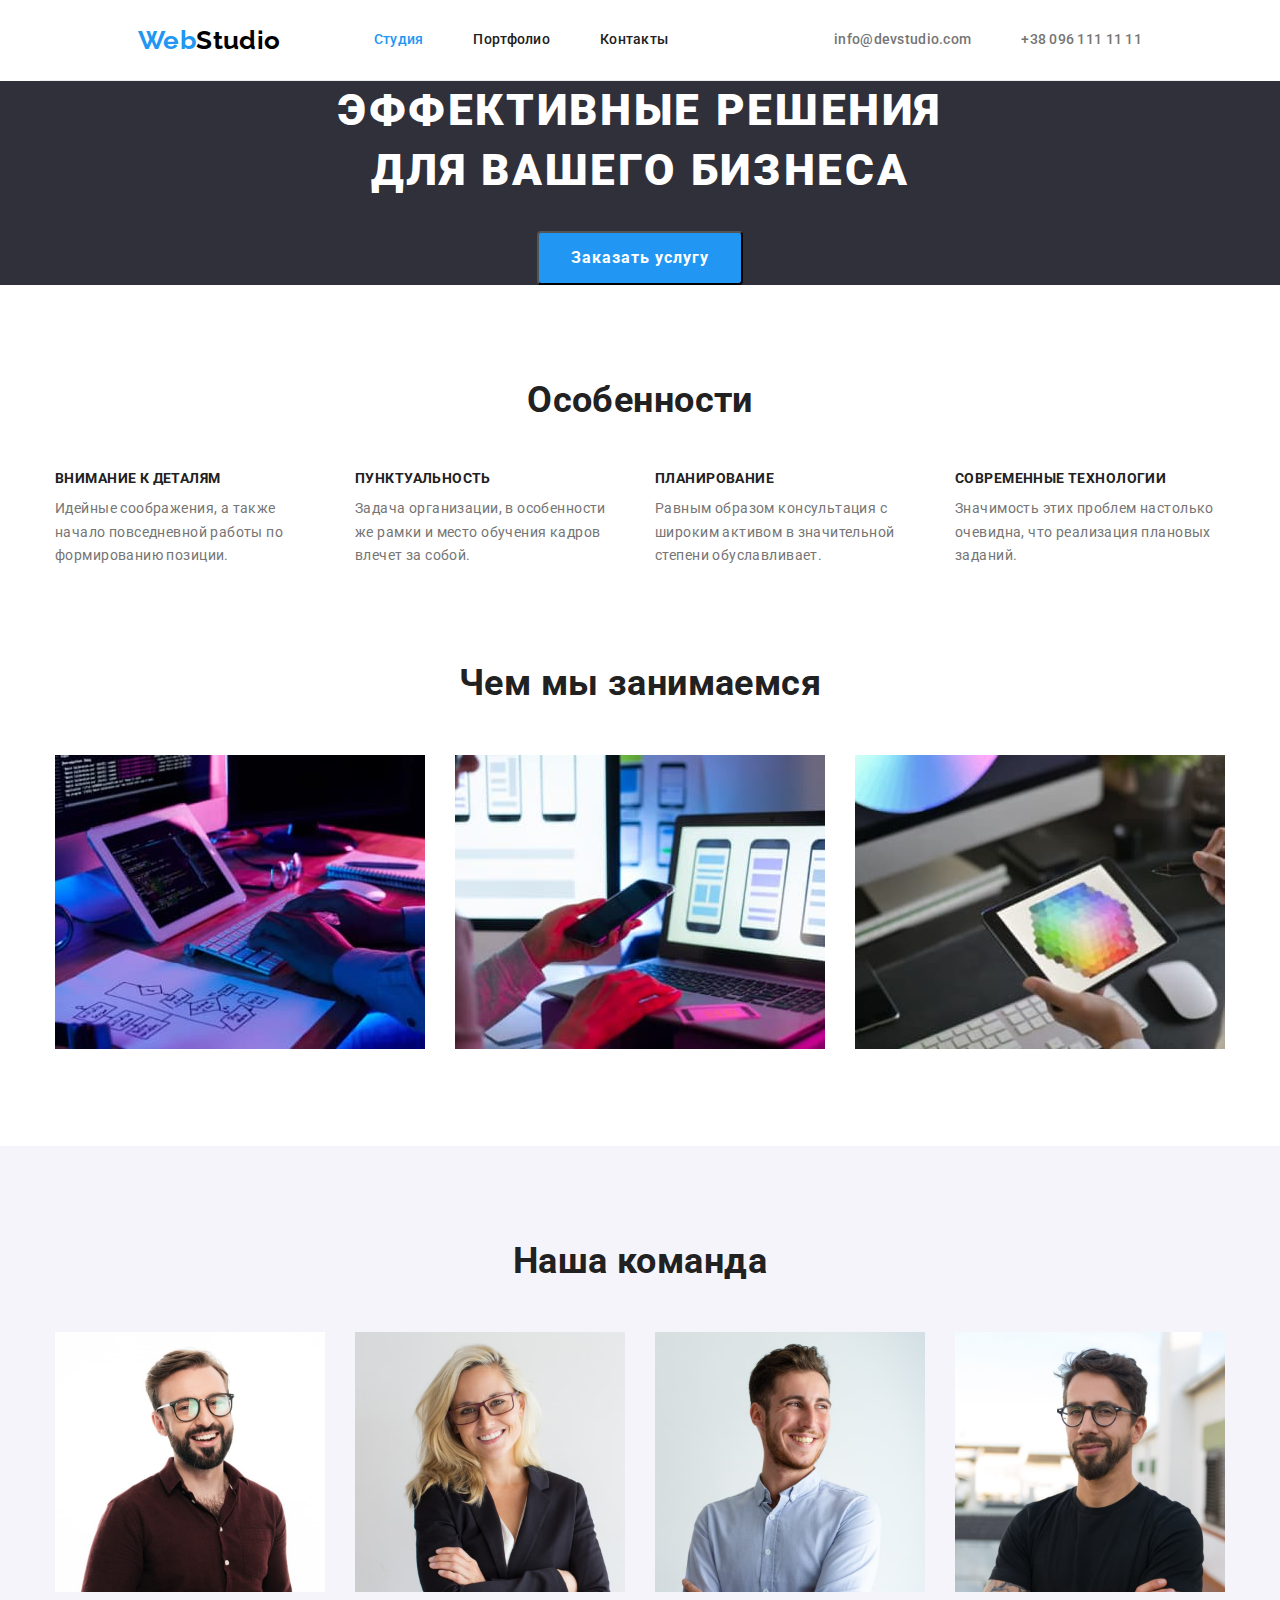
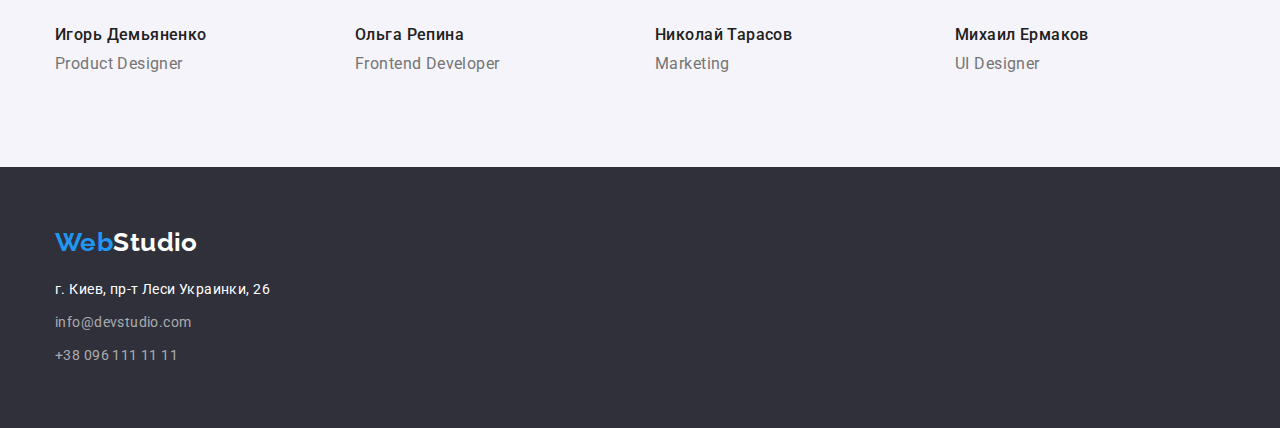
<file: index.html>
<!DOCTYPE html>
<html lang="ru">
  <head>
    <meta charset="UTF-8" />
    <meta http-equiv="X-UA-Compatible" content="IE=edge" />
    <meta name="viewport" content="width=device-width, initial-scale=1.0" />
    <title>Студия</title>
    <link
      href="https://fonts.googleapis.com/css2?family=Raleway:wght@700&family=Roboto:wght@400;500;700;900&display=swap"
      rel="stylesheet"
    />
    <link
      rel="stylesheet"
      href="https://cdnjs.cloudflare.com/ajax/libs/modern-normalize/1.0.0/modern-normalize.min.css"
    />
    <link rel="stylesheet" href="./css/styles.css" />
  </head>
  <body>
    <!-- Навигация -->
    <header class="page-heder">
      <div class="container">
        <nav class="main-nav">
          <a href="/" class="logo-header link"><span class="accent">Web</span>Studio</a>

          <ul class="site-nav list">
            <li class="item"><a href="" class="link current">Студия</a></li>
            <li class="item"><a href="./portfolio.html" class="link">Портфолио</a></li>
            <li class="item"><a href="" class="link">Контакты</a></li>
          </ul>
        </nav>

        <ul class="info-nav list">
          <li class="item">
            <a href="mailto:info@devstudio.com" class="link">info@devstudio.com</a>
          </li>
          <li class="item"><a href="tel:+380961111111" class="link">+38 096 111 11 11</a></li>
        </ul>
      </div>
    </header>
    <main>
      <!--Герой-->
      <section class="hero">
        <div class="container">
          <h1 class="hero-title">
            Эффективные решения<br />
            для вашего бизнеса
          </h1>
          <button type="button" class="hero-btn">Заказать услугу</button>
        </div>
      </section>
      <!--Особенности-->
      <section class="features">
        <div class="container">
          <h2 class="title">Особенности</h2>
          <ul class="features-list list">
            <li class="item">
              <h3 class="features-title">Внимание к деталям</h3>
              <p class="features-text">
                Идейные соображения, а также начало повседневной работы по формированию позиции.
              </p>
            </li>
            <li class="item">
              <h3 class="features-title">Пунктуальность</h3>
              <p class="features-text">
                Задача организации, в особенности же рамки и место обучения кадров влечет за собой.
              </p>
            </li>
            <li class="item">
              <h3 class="features-title">Планирование</h3>
              <p class="features-text">
                Равным образом консультация с широким активом в значительной степени обуславливает.
              </p>
            </li>
            <li class="item">
              <h3 class="features-title">Современные технологии</h3>
              <p class="features-text">
                Значимость этих проблем настолько очевидна, что реализация плановых заданий.
              </p>
            </li>
          </ul>
        </div>
      </section>
      <!--Чем мы занимаемся-->
      <section class="section examples">
        <div class="container">
          <h2 class="title">Чем мы занимаемся</h2>
          <ul class="examples-list list">
            <li>
              <img src="./images/box1.jpg" alt="человек набирает текст на клавиатуре" width="370" />
            </li>
            <li>
              <img
                src="./images/box2.jpg"
                alt="человек держа в левой руке мобильний телефон, работает на ноутбуке правой рукой"
                width="370"
              />
            </li>
            <li>
              <img
                src="./images/box3.jpg"
                alt="человек на планшете рассматривет палитру цветов"
                width="370"
              />
            </li>
          </ul>
        </div>
      </section>
      <!--Наша команда-->
      <section class="section team">
        <div class="container">
          <h2 class="title">Наша команда</h2>
          <ul class="team-list list">
            <li>
              <img src="./images/igor.jpg" alt="фото Игоря Демьяненко" width="270" />
              <h3 class="team-title">Игорь Демьяненко</h3>
              <p lang="en" class="team-text">Product Designer</p>
            </li>
            <li>
              <img src="./images/olga.jpg" alt="фото Ольги Репиной" width="270" />
              <h3 class="team-title">Ольга Репина</h3>
              <p lang="en" class="team-text">Frontend Developer</p>
            </li>
            <li>
              <img src="./images/nikolai.jpg" alt="фото Николая Тарасова" width="270" />
              <h3 class="team-title">Николай Тарасов</h3>
              <p lang="en" class="team-text">Marketing</p>
            </li>
            <li>
              <img src="./images/mixail.jpg" alt="фото Михаила Ермакова" width="270" />
              <h3 class="team-title">Михаил Ермаков</h3>
              <p lang="en" class="team-text">UI Designer</p>
            </li>
          </ul>
        </div>
      </section>
    </main>
    <!--Подвал-->
    <footer class="page-footer">
      <div class="container">
        <a href="/" class="logo-footer link"><span class="accent">Web</span>Studio</a>
        <address>
          <ul class="footer-list list">
            <li>г. Киев, пр-т Леси Украинки, 26</li>
            <li>
              <a href="mailto:info@devstudio.com" class="footer-link link">info@devstudio.com</a>
            </li>
            <li>
              <a href="tel:+380961111111" class="footer-link link">+38 096 111 11 11</a>
            </li>
          </ul>
        </address>
      </div>
    </footer>
  </body>
</html>
</file>
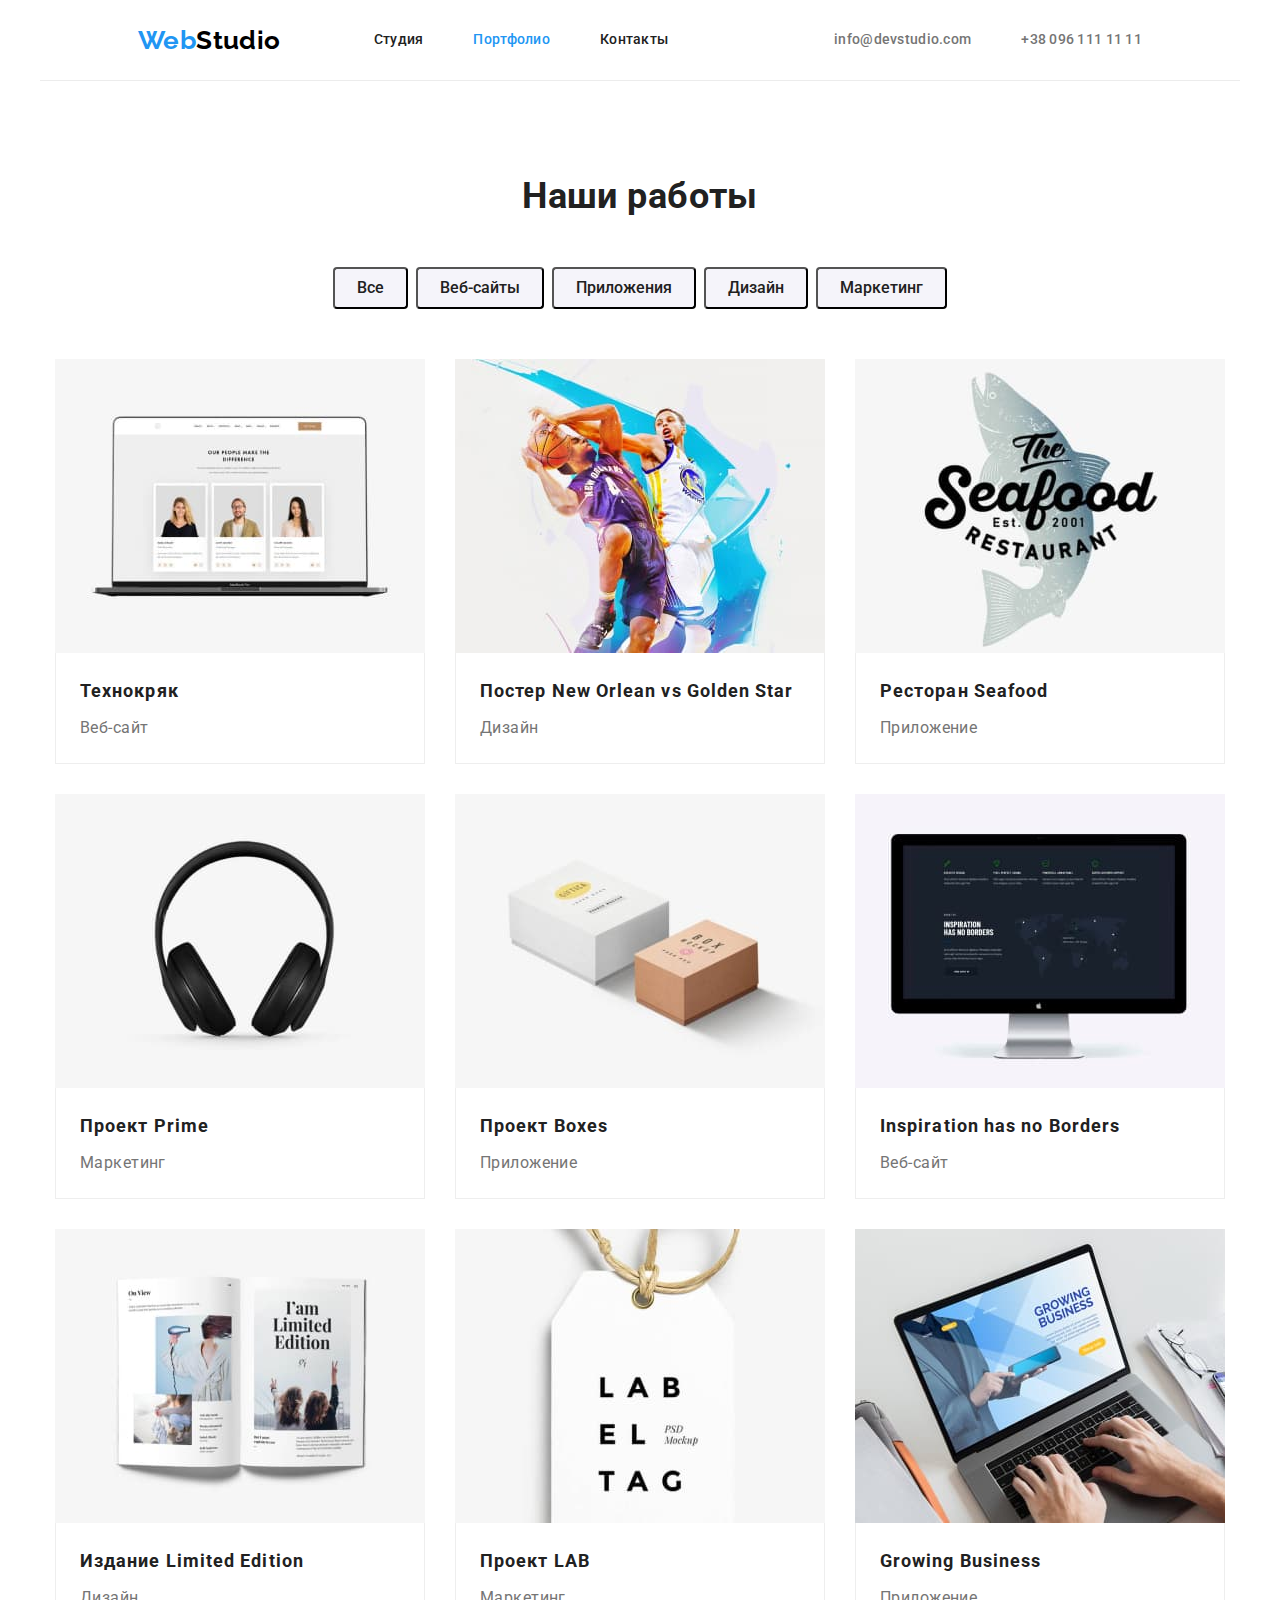
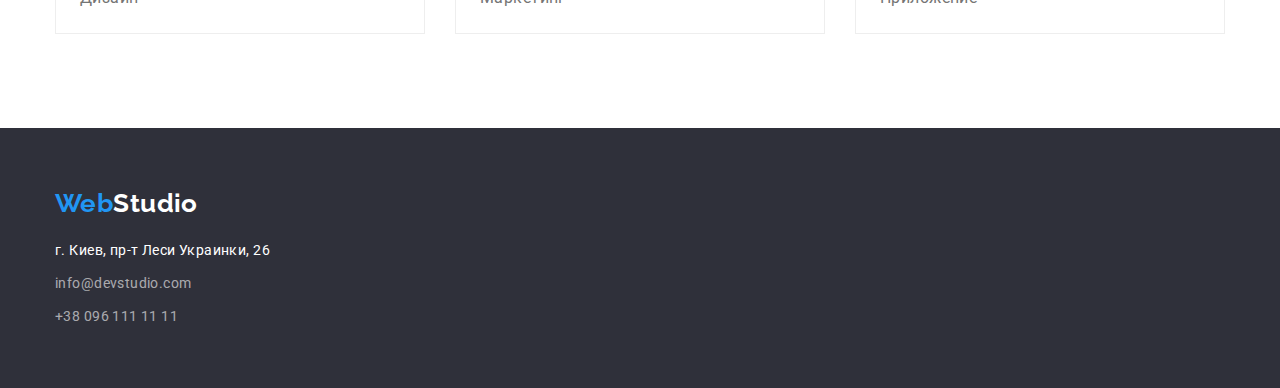
<file: portfolio.html>
<!DOCTYPE html>
<html lang="ru">
  <head>
    <meta charset="UTF-8" />
    <meta http-equiv="X-UA-Compatible" content="IE=edge" />
    <meta name="viewport" content="width=device-width, initial-scale=1.0" />
    <title>Портфолио</title>
    <link
      href="https://fonts.googleapis.com/css2?family=Raleway:wght@700&family=Roboto:wght@400;500;700;900&display=swap"
      rel="stylesheet"
    />
    <link
      rel="stylesheet"
      href="https://cdnjs.cloudflare.com/ajax/libs/modern-normalize/1.0.0/modern-normalize.min.css"
    />
    <link rel="stylesheet" href="./css/styles.css" />
  </head>
  <body>
    <!-- Навигация -->
    <header class="page-heder">
      <div class="container">
        <nav class="main-nav">
          <a href="/" class="logo-header link"><span class="accent">Web</span>Studio</a>

          <ul class="site-nav list">
            <li class="item"><a href="./index.html" class="link">Студия</a></li>
            <li class="item"><a href="" class="link current">Портфолио</a></li>
            <li class="item"><a href="" class="link">Контакты</a></li>
          </ul>
        </nav>

        <ul class="info-nav list">
          <li class="item">
            <a href="mailto:info@devstudio.com" class="link">info@devstudio.com</a>
          </li>
          <li class="item"><a href="tel:+380961111111" class="link">+38 096 111 11 11</a></li>
        </ul>
      </div>
    </header>
    <main>
      <!-- Наши работы -->
      <section class="section work">
        <div class="container">
          <h1 class="title">Наши работы</h1>
          <ul class="button-list list">
            <li class="item"><button type="button" class="work-btn">Все</button></li>
            <li class="item"><button type="button" class="work-btn">Веб-сайты</button></li>
            <li class="item"><button type="button" class="work-btn">Приложения</button></li>
            <li class="item"><button type="button" class="work-btn">Дизайн</button></li>
            <li class="item"><button type="button" class="work-btn">Маркетинг</button></li>
          </ul>
          <ul class="work-list list">
            <li class="item">
              <a href="" class="link">
                <img
                  src="./images/portfolio1.jpg"
                  alt="ноутбук на котором изображены карточки содрудников"
                  width="370"
                  class="work-img"
                />
                <div class="border">
                  <h2 class="work-title">Технокряк</h2>
                  <p class="work-text">Веб-сайт</p>
                </div>
              </a>
            </li>
            <li class="item">
              <a href="" class="link"
                ><img
                  src="./images/portfolio2.jpg"
                  alt="два бацкетболитста борятся за мячь"
                  width="370"
                  class="work-img"
                />
                <div class="border">
                  <h2 class="work-title">Постер New Orlean vs Golden Star</h2>
                  <p class="work-text">Дизайн</p>
                </div>
              </a>
            </li>
            <li class="item">
              <a href="" class="link"
                ><img
                  src="./images/portfolio3.jpg"
                  alt="логотип ресторана"
                  width="370"
                  class="work-img"
                />
                <div class="border">
                  <h2 class="work-title">Ресторан Seafood</h2>
                  <p class="work-text">Приложение</p>
                </div>
              </a>
            </li>
            <li class="item">
              <a href="" class="link"
                ><img src="./images/portfolio4.jpg" alt="наушники" width="370" class="work-img" />
                <div class="border">
                  <h2 class="work-title">Проект Prime</h2>
                  <p class="work-text">Маркетинг</p>
                </div>
              </a>
            </li>
            <li class="item">
              <a href="" class="link"
                ><img
                  src="./images/portfolio5.jpg"
                  alt="две коробки"
                  width="370"
                  class="work-img"
                />
                <div class="border">
                  <h2 class="work-title">Проект Boxes</h2>
                  <p class="work-text">Приложение</p>
                </div>
              </a>
            </li>
            <li class="item">
              <a href="" class="link"
                ><img
                  src="./images/portfolio6.jpg"
                  alt="моноблок фирмы apple"
                  width="370"
                  class="work-img"
                />
                <div class="border">
                  <h2 class="work-title">Inspiration has no Borders</h2>
                  <p class="work-text">Веб-сайт</p>
                </div>
              </a>
            </li>
            <li class="item">
              <a href="" class="link"
                ><img
                  src="./images/portfolio7.jpg"
                  alt="развернутая книга limited edition"
                  width="370"
                  class="work-img"
                />
                <div class="border">
                  <h2 class="work-title">Издание Limited Edition</h2>
                  <p class="work-text">Дизайн</p>
                </div>
              </a>
            </li>
            <li class="item">
              <a href="" class="link"
                ><img
                  src="./images/portfolio8.jpg"
                  alt="ярлык с надписью label tag"
                  width="370"
                  class="work-img"
                />
                <div class="border">
                  <h2 class="work-title">Проект LAB</h2>
                  <p class="work-text">Маркетинг</p>
                </div>
              </a>
            </li>
            <li class="item">
              <a href="" class="link"
                ><img
                  src="./images/portfolio9.jpg"
                  alt="человек работает на ноутбуке"
                  width="370"
                  class="work-img"
                />
                <div class="border">
                  <h2 class="work-title">Growing Business</h2>
                  <p class="work-text">Приложение</p>
                </div>
              </a>
            </li>
          </ul>
        </div>
      </section>
    </main>
    <!--Подвал-->
    <footer class="page-footer">
      <div class="container">
        <a href="/" class="logo-footer link"><span class="accent">Web</span>Studio</a>
        <address>
          <ul class="footer-list list">
            <li>г. Киев, пр-т Леси Украинки, 26</li>
            <li>
              <a href="mailto:info@devstudio.com" class="footer-link link">info@devstudio.com</a>
            </li>
            <li>
              <a href="tel:+380961111111" class="footer-link link">+38 096 111 11 11</a>
            </li>
          </ul>
        </address>
      </div>
    </footer>
  </body>
</html>
</file>
<file: css/styles.css>
/* 
вторичный цвет текста #212121;
акцент #2196f3;
черный #000000
белый #FFFFFF;
основной цвет текста #757575
цвет инфо в футере rgba(255, 255, 255, 0.6)
цвет фона герой #2F303A
цвет фона команда #F5F4FA */

:root {
  --main-text-color: #757575;
  --secondary-text-color: #212121;
  --accent-color: #2196f3;
  --white-color: #ffffff;
  --black-color: #000000;
  --bgc-team: #f5f4fa;
  --bgc-hero: #2f303a;
  --footer-link-color: rgba(255, 255, 255, 0.6);
}

body {
  background-color: var(--white-color);
  color: var(--main-text-color);

  font-family: Roboto, sans-serif;
  letter-spacing: 0.03em;
  font-size: 14px;
}

.container {
  width: 1200px;
  padding-left: 15px;
  padding-right: 15px;
  margin: 0 auto;
}
.section {
  padding-top: 94px;
  padding-bottom: 94px;
}

.list {
  margin: 0;
  padding: 0;
  list-style: none;
}
.link {
  text-decoration: none;
}

/* Навигация */

.page-heder .container {
  display: flex;
  align-items: center;
  justify-content: space-around;

  border-bottom: 1px solid #ececec;
}
.main-nav {
  display: flex;
  align-items: center;
}

.logo-header {
  margin-right: 93px;

  color: var(--black-color);

  font-family: Raleway, sans-serif;
  font-weight: 700;
  font-size: 26px;
  line-height: 1.19;
}
.accent {
  color: var(--accent-color);
}

.site-nav {
  display: flex;
}
.site-nav .item + .item {
  margin-left: 50px;
}

.site-nav .link {
  display: block;
  padding-top: 32px;
  padding-bottom: 32px;

  color: var(--secondary-text-color);

  font-weight: 500;
  line-height: 1.14;
  letter-spacing: 0.02em;
}
.info-nav {
  display: flex;
}
.info-nav .item + .item {
  margin-left: 50px;
}
.info-nav .link {
  display: block;
  padding-top: 32px;
  padding-bottom: 32px;

  color: var(--main-text-color);

  font-weight: 500;
  line-height: 1.14;
  letter-spacing: 0.02em;
}
.site-nav .link:hover,
.info-nav .link:hover,
.site-nav .link:focus,
.info-nav .link:focus {
  color: var(--accent-color);
}
.site-nav .link.current {
  color: var(--accent-color);
}

/* Герой */

.hero {
  background-color: var(--bgc-hero);
  text-align: center;
}
.hero-title {
  color: var(--white-color);

  font-weight: 900;
  font-size: 44px;
  line-height: 1.36;

  letter-spacing: 0.06em;
  text-transform: uppercase;

  margin-top: 0;
  margin-bottom: 30px;
}
.hero-btn {
  background-color: var(--accent-color);
  color: var(--white-color);

  font-weight: 700;
  font-size: 16px;
  line-height: 1.87;
  align-items: center;
  text-align: center;
  letter-spacing: 0.06em;
  cursor: pointer;

  border-radius: 4px;
  padding: 10px 32px;
  min-width: 200px;
}
.hero-btn:hover,
.hero-btn:focus {
  color: var(--black-color);
}

/* Особенности */
.features {
  margin-top: 94px;
}

.features-list {
  display: flex;
}
.features-list .item {
  width: 270px;
}
.features-list .item + .item {
  margin-left: 30px;
}

.title {
  color: var(--secondary-text-color);

  font-weight: 700;
  font-size: 36px;
  line-height: 1.17;
  text-align: center;

  margin-top: 0;
  margin-bottom: 50px;
}
.features-title {
  color: var(--secondary-text-color);

  font-weight: 700;
  font-size: 14px;
  line-height: 1.14;
  text-transform: uppercase;

  margin-top: 0;
  margin-bottom: 10px;
}
.features-text {
  line-height: 1.71;
  margin-top: 0;
  margin-bottom: 0;
}

/* Примеры */

.examples-list {
  display: flex;
  justify-content: space-between;
}
/* Команда */

.team {
  background-color: var(--bgc-team);
}
.team-list {
  display: flex;
  justify-content: space-between;
}
.team-title {
  color: var(--secondary-text-color);

  margin-top: 30px;
  margin-bottom: 10px;

  font-weight: 500;
  font-size: 16px;
  line-height: 1.19;
}
.team-text {
  font-size: 16px;
  line-height: 1.19;

  margin-top: 0;
  margin-bottom: 0;
}

/* Подвал */

.page-footer {
  background-color: var(--bgc-hero);
  color: var(--white-color);
}
.logo-footer {
  color: var(--white-color);

  font-family: Raleway, sans-serif;
  font-weight: 700;
  font-size: 26px;
  line-height: 1.19;

  display: inline-block;
  padding-top: 60px;
  margin-bottom: 20px;
}
.footer-list {
  font-style: normal;
  line-height: 1.71;

  padding-bottom: 60px;
}
.footer-list li {
  margin-bottom: 9px;
}
.footer-list li:last-child {
  margin-bottom: 0;
}
.footer-list .link {
  color: var(--footer-link-color);
}
.page-footer .footer-link:hover,
.page-footer .footer-link:focus {
  color: var(--accent-color);
}

/* Портфолио */
.button-list {
  display: flex;
  justify-content: center;
  margin-bottom: 50px;
}
.button-list .item + .item {
  margin-left: 8px;
}
.work-btn {
  background-color: var(--bgc-team);
  color: var(--secondary-text-color);

  font-weight: 500;
  font-size: 16px;
  line-height: 1.62;
  text-align: center;
  cursor: pointer;

  border-radius: 4px;
  padding: 6px 22px;
}
.work-btn:hover,
.work-btn:focus {
  background-color: var(--accent-color);
  color: var(--white-color);
}
.work-list {
  display: flex;
  flex-wrap: wrap;
}
.work-list .item {
  margin-right: 30px;
  margin-bottom: 30px;
}
.work-list .item:nth-child(3n) {
  margin-right: 0;
}
.work-list .item:nth-last-child(-n + 3) {
  margin-bottom: 0;
}
.work-title {
  color: var(--secondary-text-color);

  font-weight: 700;
  font-size: 18px;
  line-height: 2;
  letter-spacing: 0.06em;

  margin: 0;
  margin-bottom: 4px;
}
.work-text {
  color: var(--main-text-color);

  font-size: 16px;
  line-height: 1.87;

  margin-top: 0;
  margin-bottom: 0;
}
.work-img {
  display: block;
}
.border {
  border-right: 1px solid #eeeeee;
  border-bottom: 1px solid #eeeeee;
  border-left: 1px solid #eeeeee;

  padding: 20px 24px;
}
</file>
